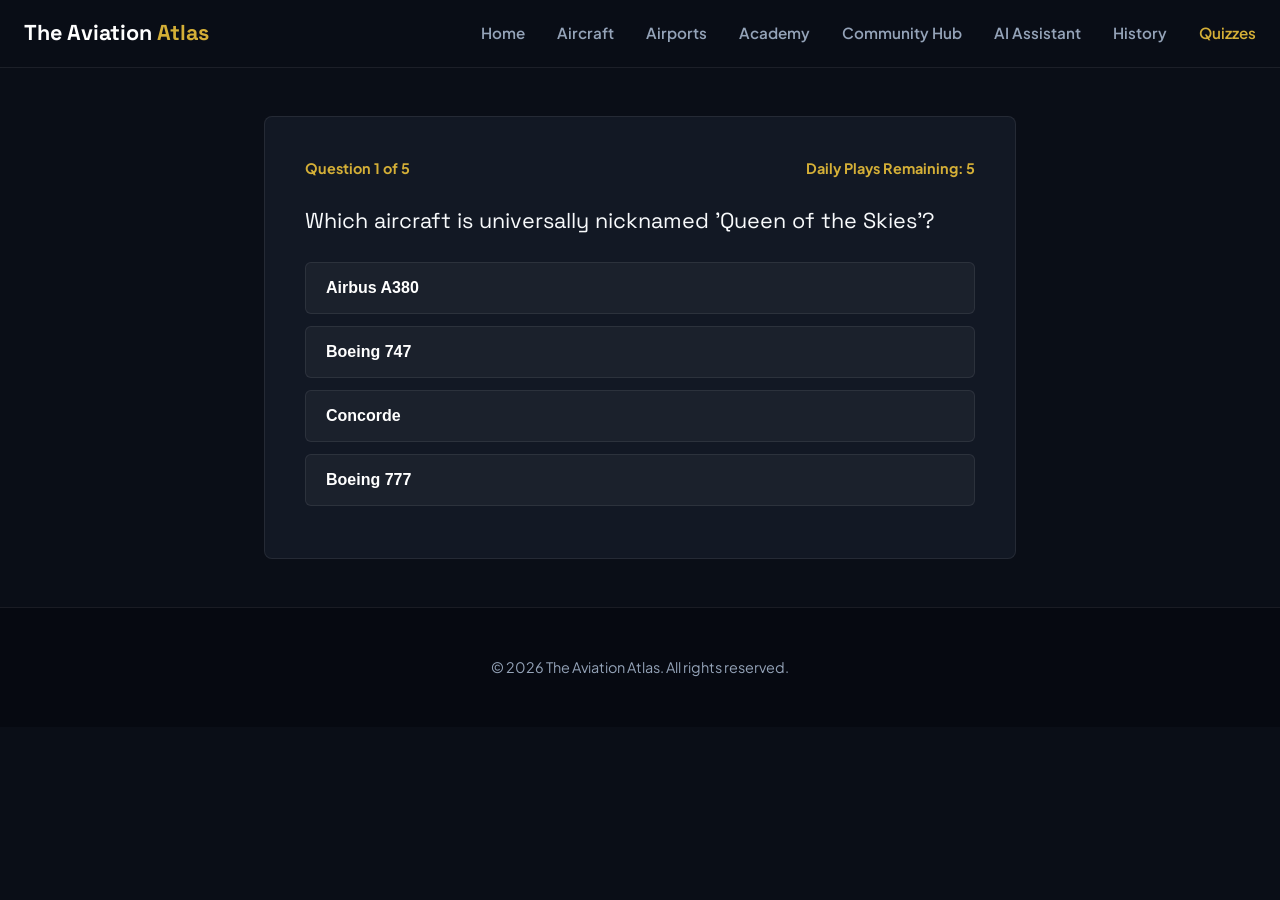
<file: games.html>
<!DOCTYPE html>
<html lang="en">
<head>
  <meta charset="UTF-8">
  <meta name="viewport" content="width=device-width, initial-scale=1.0">
  <title>Spotter Quizzes & Games | The Aviation Atlas</title>
  <link rel="preconnect" href="https://fonts.googleapis.com">
  <link rel="preconnect" href="https://fonts.gstatic.com" crossorigin>
  <link href="https://fonts.googleapis.com/css2?family=Plus+Jakarta+Sans:wght@400;500;600;700;800&family=Space+Grotesk:wght@600;700&display=swap" rel="stylesheet">
  <link rel="stylesheet" href="styles.css">
  <style>
    .page-header { padding: 4rem 1.5rem 2.5rem; background: var(--bg-card); border-bottom: 1px solid var(--border-subtle); text-align: center; }
    .page-header h1 { font-family: var(--font-heading); font-size: clamp(2.2rem, 4vw, 3rem); margin-bottom: 0.75rem; }
    .page-header p { color: var(--text-muted); max-width: 600px; margin: 0 auto; font-size: 1.05rem; }
    .container { max-width: 800px; margin: 0 auto; padding: 3rem 1.5rem; }
    
    .quiz-card { background: var(--bg-card); border: 1px solid var(--border-subtle); border-radius: 8px; padding: 2.5rem; }
    .stat-bar { display: flex; justify-content: space-between; margin-bottom: 1.5rem; font-size: 0.9rem; color: var(--accent-gold); font-weight: 700; }
    .question-title { font-family: var(--font-heading); font-size: 1.35rem; margin-bottom: 1.5rem; }
    .quiz-btn { display: block; width: 100%; padding: 1rem 1.25rem; margin: 0.75rem 0; background: rgba(255, 255, 255, 0.04); border: 1px solid var(--border-subtle); border-radius: 6px; color: #fff; text-align: left; font-size: 1rem; font-weight: 600; cursor: pointer; transition: all 0.2s; }
    .quiz-btn:hover { border-color: var(--accent-gold); background: rgba(212, 175, 55, 0.05); }
    .quiz-limit-notice { background: rgba(212, 175, 55, 0.1); border: 1px solid var(--accent-gold); padding: 1.5rem; border-radius: 6px; text-align: center; }
  </style>
</head>
<body>

  <header>
    <div class="nav-container">
      <a href="index.html" class="logo">The Aviation <span>Atlas</span></a>
      <button class="mobile-menu-btn" onclick="toggleMenu()">☰</button>
      <ul class="nav-links" id="navLinks">
        <li><a href="index.html">Home</a></li>
        <li><a href="aircraft.html">Aircraft</a></li>
        <li><a href="airports.html">Airports</a></li>
        <li><a href="knowledge.html">Academy</a></li>
        <li><a href="community.html">Community Hub</a></li>
        <li><a href="assistant.html">AI Assistant</a></li>
        <li><a href="history.html">History</a></li>
        <li><a href="games.html" class="active">Quizzes</a></li>
      </ul>
    </div>
  </header>

  <main class="container">
    <div class="quiz-card" id="quizContainer">
      <!-- Dynamic Quiz or Limit Notice -->
    </div>
  </main>

  <footer>
    <p>&copy; 2026 The Aviation Atlas. All rights reserved.</p>
  </footer>

  <script>
    function toggleMenu() { document.getElementById('navLinks').classList.toggle('open'); }

    const QUESTIONS = [
      { q: "Which aircraft is universally nicknamed 'Queen of the Skies'?", options: ["Airbus A380", "Boeing 747", "Concorde", "Boeing 777"], correct: 1 },
      { q: "What is the IATA code for London Heathrow Airport?", options: ["LGW", "LHR", "STN", "LCY"], correct: 1 },
      { q: "At what cruising speed did Concorde typically operate across the Atlantic?", options: ["Mach 0.85", "Mach 1.2", "Mach 2.04", "Mach 3.5"], correct: 2 },
      { q: "Which transponder squawk code indicates a general in-flight emergency?", options: ["7500", "7600", "7700", "1200"], correct: 2 },
      { q: "What does ETOPS stand for in modern twin-engine commercial operations?", options: ["Extended-range Twin-engine Operational Performance Standards", "Engine Turbine Overheat Protection System", "External Traffic Observation Position Sensor", "Emergency Takeoff Procedure Standard"], correct: 0 }
    ];

    let currentQ = 0;
    let score = 0;

    function checkDailyLimit() {
      let today = new Date().toDateString();
      let record = JSON.parse(localStorage.getItem('atlas_game_limit') || '{"date":"","count":0}');
      
      if (record.date !== today) {
        record = { date: today, count: 0 };
        localStorage.setItem('atlas_game_limit', JSON.stringify(record));
      }
      return record;
    }

    function incrementLimit() {
      let today = new Date().toDateString();
      let record = JSON.parse(localStorage.getItem('atlas_game_limit') || '{"date":"","count":0}');
      record.count += 1;
      localStorage.setItem('atlas_game_limit', JSON.stringify(record));
    }

    function renderGame() {
      const limit = checkDailyLimit();
      const box = document.getElementById('quizContainer');

      if (limit.count >= 5) {
        box.innerHTML = `
          <div class="quiz-limit-notice">
            <h3 style="font-family: var(--font-heading); color: var(--accent-gold); margin-bottom: 0.5rem;">Daily Quiz Limit Reached</h3>
            <p style="color: var(--text-muted);">You have completed your 5 daily spotter challenge sessions. Come back tomorrow for new questions and score tracking!</p>
          </div>
        `;
        return;
      }

      if (currentQ >= QUESTIONS.length) {
        incrementLimit();
        box.innerHTML = `
          <div style="text-align: center;">
            <h2 style="font-family: var(--font-heading); margin-bottom: 1rem;">Quiz Completed!</h2>
            <p style="font-size: 1.2rem; color: var(--accent-gold); margin-bottom: 1.5rem;">Your Score: ${score} / ${QUESTIONS.length}</p>
            <button class="btn btn-primary" onclick="currentQ=0; score=0; renderGame();">Play Again</button>
          </div>
        `;
        return;
      }

      const item = QUESTIONS[currentQ];
      box.innerHTML = `
        <div class="stat-bar">
          <span>Question ${currentQ + 1} of ${QUESTIONS.length}</span>
          <span>Daily Plays Remaining: ${5 - limit.count}</span>
        </div>
        <div class="question-title">${item.q}</div>
        ${item.options.map((opt, i) => `
          <button class="quiz-btn" onclick="answer(${i}, ${item.correct})">${opt}</button>
        `).join('')}
      `;
    }

    function answer(selected, correct) {
      if (selected === correct) score++;
      currentQ++;
      renderGame();
    }

    renderGame();
  </script>
</body>
</html>
</file>
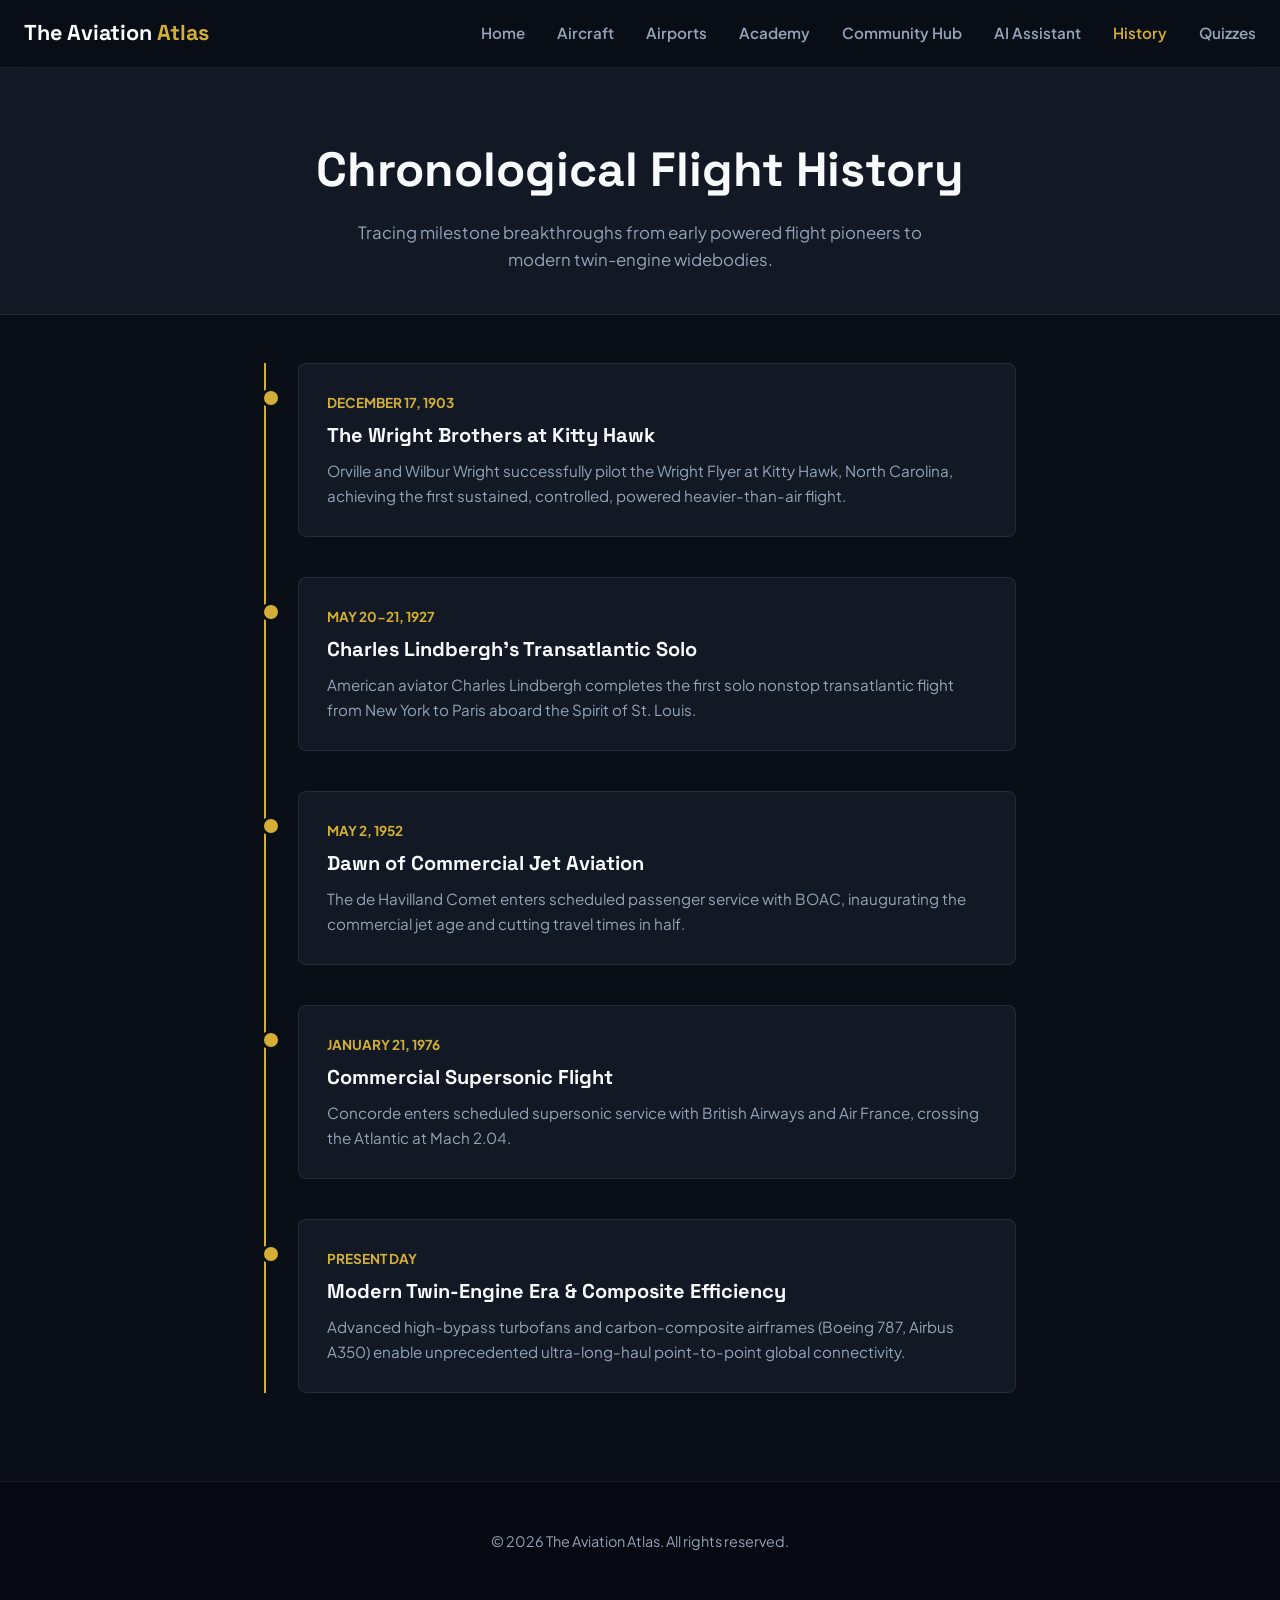
<file: history.html>
<!DOCTYPE html>
<html lang="en">
<head>
  <meta charset="UTF-8">
  <meta name="viewport" content="width=device-width, initial-scale=1.0">
  <title>Aviation History Timeline | The Aviation Atlas</title>
  <link rel="preconnect" href="https://fonts.googleapis.com">
  <link rel="preconnect" href="https://fonts.gstatic.com" crossorigin>
  <link href="https://fonts.googleapis.com/css2?family=Plus+Jakarta+Sans:wght@400;500;600;700;800&family=Space+Grotesk:wght@600;700&display=swap" rel="stylesheet">
  <link rel="stylesheet" href="styles.css">
  <style>
    .page-header { padding: 4rem 1.5rem 2.5rem; background: var(--bg-card); border-bottom: 1px solid var(--border-subtle); text-align: center; }
    .page-header h1 { font-family: var(--font-heading); font-size: clamp(2.2rem, 4vw, 3rem); margin-bottom: 0.75rem; }
    .page-header p { color: var(--text-muted); max-width: 600px; margin: 0 auto; font-size: 1.05rem; }
    .container { max-width: 800px; margin: 0 auto; padding: 3rem 1.5rem; }
    
    .timeline { position: relative; padding-left: 2rem; border-left: 2px solid var(--accent-gold); }
    .timeline-item { position: relative; margin-bottom: 2.5rem; background: var(--bg-card); border: 1px solid var(--border-subtle); padding: 1.75rem; border-radius: 8px; }
    .timeline-item::before { content: ''; position: absolute; left: -2.35rem; top: 1.5rem; width: 14px; height: 14px; background: var(--accent-gold); border-radius: 50%; border: 3px solid var(--bg-dark); }
    .timeline-year { color: var(--accent-gold); font-weight: 700; font-size: 0.85rem; text-transform: uppercase; margin-bottom: 0.35rem; display: block; }
    .timeline-item h3 { font-family: var(--font-heading); font-size: 1.25rem; margin-bottom: 0.5rem; }
    .timeline-item p { color: var(--text-muted); font-size: 0.95rem; }
  </style>
</head>
<body>

  <header>
    <div class="nav-container">
      <a href="index.html" class="logo">The Aviation <span>Atlas</span></a>
      <button class="mobile-menu-btn" onclick="toggleMenu()">☰</button>
      <ul class="nav-links" id="navLinks">
        <li><a href="index.html">Home</a></li>
        <li><a href="aircraft.html">Aircraft</a></li>
        <li><a href="airports.html">Airports</a></li>
        <li><a href="knowledge.html">Academy</a></li>
        <li><a href="community.html">Community Hub</a></li>
        <li><a href="assistant.html">AI Assistant</a></li>
        <li><a href="history.html" class="active">History</a></li>
        <li><a href="games.html">Quizzes</a></li>
      </ul>
    </div>
  </header>

  <section class="page-header">
    <h1>Chronological Flight History</h1>
    <p>Tracing milestone breakthroughs from early powered flight pioneers to modern twin-engine widebodies.</p>
  </section>

  <main class="container">
    <div class="timeline">
      <div class="timeline-item">
        <span class="timeline-year">December 17, 1903</span>
        <h3>The Wright Brothers at Kitty Hawk</h3>
        <p>Orville and Wilbur Wright successfully pilot the Wright Flyer at Kitty Hawk, North Carolina, achieving the first sustained, controlled, powered heavier-than-air flight.</p>
      </div>

      <div class="timeline-item">
        <span class="timeline-year">May 20-21, 1927</span>
        <h3>Charles Lindbergh's Transatlantic Solo</h3>
        <p>American aviator Charles Lindbergh completes the first solo nonstop transatlantic flight from New York to Paris aboard the Spirit of St. Louis.</p>
      </div>

      <div class="timeline-item">
        <span class="timeline-year">May 2, 1952</span>
        <h3>Dawn of Commercial Jet Aviation</h3>
        <p>The de Havilland Comet enters scheduled passenger service with BOAC, inaugurating the commercial jet age and cutting travel times in half.</p>
      </div>

      <div class="timeline-item">
        <span class="timeline-year">January 21, 1976</span>
        <h3>Commercial Supersonic Flight</h3>
        <p>Concorde enters scheduled supersonic service with British Airways and Air France, crossing the Atlantic at Mach 2.04.</p>
      </div>

      <div class="timeline-item">
        <span class="timeline-year">Present Day</span>
        <h3>Modern Twin-Engine Era & Composite Efficiency</h3>
        <p>Advanced high-bypass turbofans and carbon-composite airframes (Boeing 787, Airbus A350) enable unprecedented ultra-long-haul point-to-point global connectivity.</p>
      </div>
    </div>
  </main>

  <footer>
    <p>&copy; 2026 The Aviation Atlas. All rights reserved.</p>
  </footer>

  <script>
    function toggleMenu() { document.getElementById('navLinks').classList.toggle('open'); }
  </script>
</body>
</html>
</file>
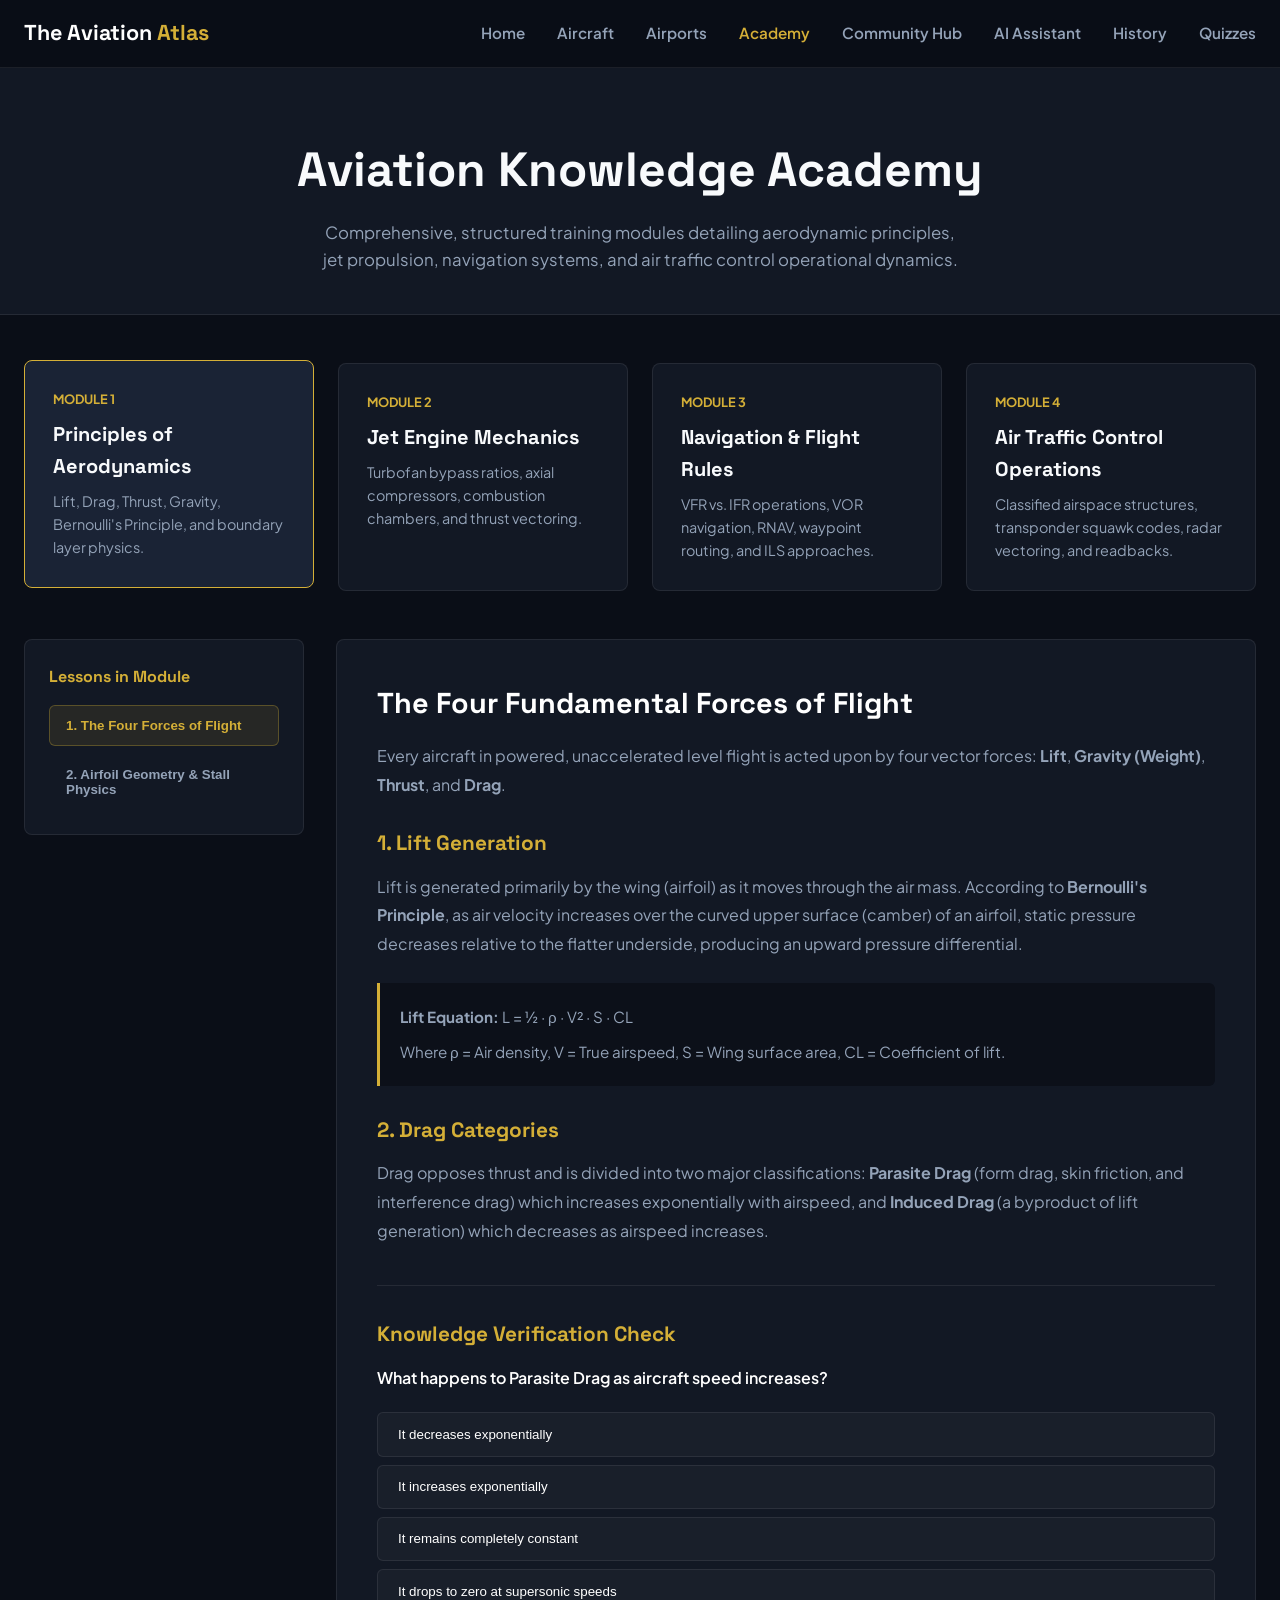
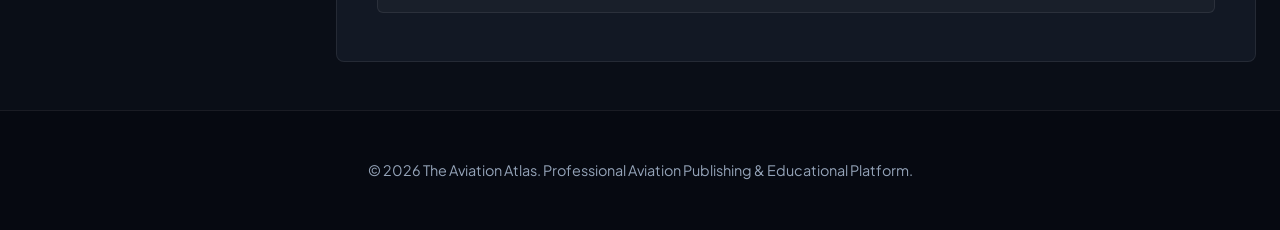
<file: knowledge.html>
<!DOCTYPE html>
<html lang="en">
<head>
  <meta charset="UTF-8">
  <meta name="viewport" content="width=device-width, initial-scale=1.0">
  <title>Aviation Academy | The Aviation Atlas</title>
  <link rel="preconnect" href="https://fonts.googleapis.com">
  <link rel="preconnect" href="https://fonts.gstatic.com" crossorigin>
  <link href="https://fonts.googleapis.com/css2?family=Plus+Jakarta+Sans:wght@400;500;600;700;800&family=Space+Grotesk:wght@600;700&display=swap" rel="stylesheet">
  <link rel="stylesheet" href="styles.css">
  <style>
    .page-header { padding: 4rem 1.5rem 2.5rem; background: var(--bg-card); border-bottom: 1px solid var(--border-subtle); text-align: center; }
    .page-header h1 { font-family: var(--font-heading); font-size: clamp(2.2rem, 4vw, 3rem); margin-bottom: 0.75rem; }
    .page-header p { color: var(--text-muted); max-width: 650px; margin: 0 auto; font-size: 1.05rem; }
    .container { max-width: var(--max-width); margin: 0 auto; padding: 3rem 1.5rem; }

    .module-grid { display: grid; grid-template-columns: repeat(auto-fit, minmax(280px, 1fr)); gap: 1.5rem; margin-bottom: 3rem; }
    .module-card { background: var(--bg-card); border: 1px solid var(--border-subtle); border-radius: 8px; padding: 1.75rem; cursor: pointer; transition: all 0.25s ease; }
    .module-card:hover, .module-card.active { border-color: var(--accent-gold); background: var(--bg-card-hover); transform: translateY(-3px); }
    .module-badge { color: var(--accent-gold); font-size: 0.8rem; font-weight: 700; text-transform: uppercase; margin-bottom: 0.5rem; display: block; }
    .module-card h3 { font-family: var(--font-heading); font-size: 1.25rem; margin-bottom: 0.5rem; }
    .module-card p { color: var(--text-muted); font-size: 0.9rem; }

    .academy-layout { display: grid; grid-template-columns: 280px 1fr; gap: 2rem; }
    @media (max-width: 900px) { .academy-layout { grid-template-columns: 1fr; } }

    .lesson-sidebar { background: var(--bg-card); border: 1px solid var(--border-subtle); border-radius: 8px; padding: 1.5rem; height: fit-content; }
    .lesson-sidebar h4 { font-family: var(--font-heading); margin-bottom: 1rem; color: var(--accent-gold); }
    .lesson-nav-list { list-style: none; display: flex; flex-direction: column; gap: 0.5rem; }
    .lesson-nav-btn { width: 100%; text-align: left; background: none; border: 1px solid transparent; color: var(--text-muted); padding: 0.75rem 1rem; border-radius: 6px; font-weight: 600; cursor: pointer; transition: all 0.2s ease; }
    .lesson-nav-btn:hover, .lesson-nav-btn.active { background: rgba(212, 175, 55, 0.1); color: var(--accent-gold); border-color: rgba(212, 175, 55, 0.3); }

    .lesson-content-box { background: var(--bg-card); border: 1px solid var(--border-subtle); border-radius: 8px; padding: 2.5rem; }
    .lesson-content-box h2 { font-family: var(--font-heading); font-size: 1.8rem; margin-bottom: 1rem; color: #fff; }
    .lesson-content-box p { color: var(--text-muted); line-height: 1.8; margin-bottom: 1.25rem; font-size: 1rem; }
    .lesson-content-box h3 { font-family: var(--font-heading); color: var(--accent-gold); margin: 1.75rem 0 0.75rem; font-size: 1.3rem; }
    
    .tech-spec-box { background: rgba(10, 14, 23, 0.8); border-left: 3px solid var(--accent-gold); padding: 1.25rem; margin: 1.5rem 0; border-radius: 0 6px 6px 0; }
    .tech-spec-box p { margin: 0; font-size: 0.95rem; }

    .quiz-box { margin-top: 2.5rem; padding-top: 2rem; border-top: 1px solid var(--border-subtle); }
    .quiz-option { display: block; width: 100%; padding: 0.85rem 1.25rem; margin: 0.5rem 0; background: rgba(255, 255, 255, 0.03); border: 1px solid var(--border-subtle); border-radius: 6px; color: #fff; text-align: left; cursor: pointer; transition: all 0.2s; }
    .quiz-option:hover { border-color: var(--accent-gold); background: rgba(212, 175, 55, 0.05); }
    .quiz-feedback { margin-top: 1rem; font-weight: 700; display: none; }
  </style>
</head>
<body>

  <header>
    <div class="nav-container">
      <a href="index.html" class="logo">The Aviation <span>Atlas</span></a>
      <button class="mobile-menu-btn" onclick="toggleMenu()">☰</button>
      <ul class="nav-links" id="navLinks">
        <li><a href="index.html">Home</a></li>
        <li><a href="aircraft.html">Aircraft</a></li>
        <li><a href="airports.html">Airports</a></li>
        <li><a href="knowledge.html" class="active">Academy</a></li>
        <li><a href="community.html">Community Hub</a></li>
        <li><a href="assistant.html">AI Assistant</a></li>
        <li><a href="history.html">History</a></li>
        <li><a href="games.html">Quizzes</a></li>
      </ul>
    </div>
  </header>

  <section class="page-header">
    <h1>Aviation Knowledge Academy</h1>
    <p>Comprehensive, structured training modules detailing aerodynamic principles, jet propulsion, navigation systems, and air traffic control operational dynamics.</p>
  </section>

  <main class="container">
    <div class="module-grid">
      <div class="module-card active" onclick="loadModule(0)">
        <span class="module-badge">Module 1</span>
        <h3>Principles of Aerodynamics</h3>
        <p>Lift, Drag, Thrust, Gravity, Bernoulli's Principle, and boundary layer physics.</p>
      </div>
      <div class="module-card" onclick="loadModule(1)">
        <span class="module-badge">Module 2</span>
        <h3>Jet Engine Mechanics</h3>
        <p>Turbofan bypass ratios, axial compressors, combustion chambers, and thrust vectoring.</p>
      </div>
      <div class="module-card" onclick="loadModule(2)">
        <span class="module-badge">Module 3</span>
        <h3>Navigation & Flight Rules</h3>
        <p>VFR vs. IFR operations, VOR navigation, RNAV, waypoint routing, and ILS approaches.</p>
      </div>
      <div class="module-card" onclick="loadModule(3)">
        <span class="module-badge">Module 4</span>
        <h3>Air Traffic Control Operations</h3>
        <p>Classified airspace structures, transponder squawk codes, radar vectoring, and readbacks.</p>
      </div>
    </div>

    <div class="academy-layout">
      <aside class="lesson-sidebar">
        <h4>Lessons in Module</h4>
        <ul class="lesson-nav-list" id="lessonNav"></ul>
      </aside>

      <article class="lesson-content-box" id="lessonContent">
        <!-- Dynamic content inserted via JavaScript -->
      </article>
    </div>
  </main>

  <footer>
    <p>&copy; 2026 The Aviation Atlas. Professional Aviation Publishing & Educational Platform.</p>
  </footer>

  <script>
    function toggleMenu() { document.getElementById('navLinks').classList.toggle('open'); }

    const MODULES = [
      {
        title: "Principles of Aerodynamics",
        lessons: [
          {
            title: "The Four Forces of Flight",
            content: `
              <h2>The Four Fundamental Forces of Flight</h2>
              <p>Every aircraft in powered, unaccelerated level flight is acted upon by four vector forces: <strong>Lift</strong>, <strong>Gravity (Weight)</strong>, <strong>Thrust</strong>, and <strong>Drag</strong>.</p>
              
              <h3>1. Lift Generation</h3>
              <p>Lift is generated primarily by the wing (airfoil) as it moves through the air mass. According to <strong>Bernoulli's Principle</strong>, as air velocity increases over the curved upper surface (camber) of an airfoil, static pressure decreases relative to the flatter underside, producing an upward pressure differential.</p>

              <div class="tech-spec-box">
                <p><strong>Lift Equation:</strong> L = ½ · ρ · V² · S · CL</p>
                <p style="margin-top:0.5rem; color: var(--text-muted);">Where ρ = Air density, V = True airspeed, S = Wing surface area, CL = Coefficient of lift.</p>
              </div>

              <h3>2. Drag Categories</h3>
              <p>Drag opposes thrust and is divided into two major classifications: <strong>Parasite Drag</strong> (form drag, skin friction, and interference drag) which increases exponentially with airspeed, and <strong>Induced Drag</strong> (a byproduct of lift generation) which decreases as airspeed increases.</p>
            `,
            quiz: {
              question: "What happens to Parasite Drag as aircraft speed increases?",
              options: ["It decreases exponentially", "It increases exponentially", "It remains completely constant", "It drops to zero at supersonic speeds"],
              correct: 1,
              explanation: "Correct! Parasite drag increases with the square of airspeed."
            }
          },
          {
            title: "Airfoil Geometry & Stall Physics",
            content: `
              <h2>Airfoil Geometry and Critical Angle of Attack</h2>
              <p>An airfoil is specifically contoured to maximize lift while minimizing drag. Key geometric components include the <strong>leading edge</strong>, <strong>trailing edge</strong>, <strong>chord line</strong>, and <strong>camber line</strong>.</p>
              
              <h3>Stall Dynamics</h3>
              <p>An aerodynamic stall occurs when the <strong>Angle of Attack (AoA)</strong>—the angle between the wing's chord line and the relative wind—exceeds the <em>Critical Angle of Attack</em> (typically between 14° and 18° depending on airfoil profile). At this boundary, airflow over the upper surface becomes turbulent and separates, resulting in a dramatic loss of lift.</p>
            `,
            quiz: {
              question: "An aerodynamic stall is directly caused by exceeding which parameter?",
              options: ["Maximum Operating Altitude", "Critical Angle of Attack", "Maximum Ramp Weight", "Transonic Speed Limits"],
              correct: 1,
              explanation: "Correct! Exceeding the critical angle of attack causes boundary layer airflow separation, initiating a stall regardless of airspeed."
            }
          }
        ]
      },
      {
        title: "Jet Engine Mechanics",
        lessons: [
          {
            title: "High-Bypass Turbofan Operation",
            content: `
              <h2>High-Bypass Turbofan Powerplants</h2>
              <p>Modern commercial airliners rely on high-bypass turbofan engines due to their extreme propulsive efficiency and reduced noise footprint.</p>
              
              <h3>Bypass Ratio (BPR)</h3>
              <p>Bypass ratio refers to the ratio between the mass flow rate of air drawn through the engine fan that bypasses the core, versus the mass flow rate entering the core compressor and combustion chamber. Modern engines like the GE9X or Trent XWB feature BPRs exceeding 10:1.</p>
            `,
            quiz: {
              question: "What defines a high-bypass ratio in modern turbofan engines?",
              options: ["More air bypasses the core than enters it", "All air passes through the combustion chamber", "Fuel is ignited in the bypass duct", "Exhaust gases operate at Mach 3+"],
              correct: 0,
              explanation: "Correct! High-bypass engines channel the majority of incoming air around the engine core through the outer bypass duct."
            }
          }
        ]
      },
      {
        title: "Navigation & Flight Rules",
        lessons: [
          {
            title: "VFR vs. IFR Flight Rules",
            content: `
              <h2>Visual vs. Instrument Flight Operations</h2>
              <p>Pilots navigate using either <strong>Visual Flight Rules (VFR)</strong> or <strong>Instrument Flight Rules (IFR)</strong> depending on weather conditions and airspace classifications.</p>
            `
          }
        ]
      },
      {
        title: "Air Traffic Control Operations",
        lessons: [
          {
            title: "Airspace Classification & Control Structures",
            content: `
              <h2>Airspace Classification & Control Structures</h2>
              <p>Airspace is categorized globally into distinct classes (Class A through G) to govern aircraft separation, flight rules, and pilot-controller communication requirements.</p>
              
              <h3>Class A Airspace</h3>
              <p>Class A typically extends from <strong>FL180 (Flight Level 180 / 18,000 feet MSL) up to FL600</strong> in the United States and similar high-altitude blocks globally. All operations within Class A must be conducted under Instrument Flight Rules (IFR), and mandatory air traffic clearance and continuous two-way radio communication are required.</p>
            `,
            quiz: {
              question: "What flight rules are strictly required for all aircraft operating within Class A airspace?",
              options: ["Visual Flight Rules (VFR) only", "Instrument Flight Rules (IFR) only", "Any flight rules without a transponder", "Military flight rules only"],
              correct: 1,
              explanation: "Correct! Class A airspace is exclusively reserved for IFR traffic operating under positive radar control."
            }
          }
        ]
      }
    ];

    let currentModuleIdx = 0;
    let currentLessonIdx = 0;

    function loadModule(modIdx) {
      currentModuleIdx = modIdx;
      currentLessonIdx = 0;
      
      const cards = document.querySelectorAll('.module-card');
      cards.forEach((card, idx) => {
        card.classList.toggle('active', idx === modIdx);
      });

      renderLessonNav();
      renderLessonContent();
    }

    function renderLessonNav() {
      const navList = document.getElementById('lessonNav');
      navList.innerHTML = '';
      
      MODULES[currentModuleIdx].lessons.forEach((lesson, idx) => {
        const btn = document.createElement('button');
        btn.className = `lesson-nav-btn ${idx === currentLessonIdx ? 'active' : ''}`;
        btn.textContent = `${idx + 1}. ${lesson.title}`;
        btn.onclick = () => {
          currentLessonIdx = idx;
          renderLessonNav();
          renderLessonContent();
        };
        navList.appendChild(btn);
      });
    }

    function renderLessonContent() {
      const box = document.getElementById('lessonContent');
      const lesson = MODULES[currentModuleIdx].lessons[currentLessonIdx];

      let quizHTML = '';
      if (lesson.quiz) {
        quizHTML = `
          <div class="quiz-box">
            <h3 style="margin-top:0;">Knowledge Verification Check</h3>
            <p style="font-weight: 600; color: #fff;">${lesson.quiz.question}</p>
            ${lesson.quiz.options.map((opt, i) => `
              <button class="quiz-option" onclick="checkAnswer(${i},${lesson.quiz.correct}, '${lesson.quiz.explanation.replace(/'/g, "\\'")}')">${opt}</button>
            `).join('')}
            <div id="quizFeedback" class="quiz-feedback"></div>
          </div>
        `;
      }

      box.innerHTML = lesson.content + quizHTML;
    }

    function checkAnswer(selected, correct, exp) {
      const feedback = document.getElementById('quizFeedback');
      feedback.style.display = 'block';
      if (selected === correct) {
        feedback.style.color = '#10b981';
        feedback.textContent = exp;
      } else {
        feedback.style.color = '#ef4444';
        feedback.textContent = "Incorrect. Review the technical lesson content above and try again.";
      }
    }

    // Initial Load
    loadModule(0);
  </script>
</body>
</html>
</file>
<file: styles.css>
:root {
  --bg-dark: #0a0e17;
  --bg-card: #121824;
  --bg-card-hover: #1a2335;
  --accent-gold: #d4af37;
  --accent-blue: #2563eb;
  --text-main: #f8fafc;
  --text-muted: #94a3b8;
  --border-subtle: rgba(255, 255, 255, 0.08);
  --max-width: 1280px;
  --font-heading: 'Space Grotesk', sans-serif;
  --font-body: 'Plus Jakarta Sans', sans-serif;
}

* { box-sizing: border-box; margin: 0; padding: 0; }

body {
  background-color: var(--bg-dark);
  color: var(--text-main);
  font-family: var(--font-body);
  line-height: 1.6;
  overflow-x: hidden;
}

header {
  position: sticky;
  top: 0;
  z-index: 1000;
  background: rgba(10, 14, 23, 0.92);
  backdrop-filter: blur(12px);
  border-bottom: 1px solid var(--border-subtle);
}

.nav-container {
  max-width: var(--max-width);
  margin: 0 auto;
  padding: 1rem 1.5rem;
  display: flex;
  justify-content: space-between;
  align-items: center;
}

.logo {
  font-family: var(--font-heading);
  font-size: 1.35rem;
  font-weight: 700;
  color: #fff;
  text-decoration: none;
}

.logo span { color: var(--accent-gold); }

.nav-links {
  display: flex;
  gap: 2rem;
  list-style: none;
}

.nav-links a {
  color: var(--text-muted);
  text-decoration: none;
  font-size: 0.95rem;
  font-weight: 600;
  transition: color 0.2s ease;
}

.nav-links a:hover, .nav-links a.active {
  color: var(--accent-gold);
}

.mobile-menu-btn {
  display: none;
  background: none;
  border: none;
  color: #fff;
  font-size: 1.5rem;
  cursor: pointer;
}

.hero {
  position: relative;
  padding: 6rem 1.5rem 5rem;
  background: linear-gradient(180deg, rgba(10, 14, 23, 0.65) 0%, var(--bg-dark) 100%),
              url('https://images.unsplash.com/photo-1540959733332-eab4deabeeaf?auto=format&fit=crop&w=2000&q=80') center/cover no-repeat;
  text-align: center;
  border-bottom: 1px solid var(--border-subtle);
}

.hero-content { max-width: 800px; margin: 0 auto; }

.badge {
  display: inline-block;
  background: rgba(212, 175, 55, 0.15);
  color: var(--accent-gold);
  border: 1px solid rgba(212, 175, 55, 0.3);
  padding: 0.35rem 0.85rem;
  border-radius: 50px;
  font-size: 0.8rem;
  font-weight: 700;
  text-transform: uppercase;
  letter-spacing: 0.08em;
  margin-bottom: 1.25rem;
}

.hero h1 {
  font-family: var(--font-heading);
  font-size: clamp(2.5rem, 5vw, 3.75rem);
  line-height: 1.15;
  margin-bottom: 1.25rem;
  font-weight: 700;
}

.hero p {
  font-size: 1.15rem;
  color: var(--text-muted);
  margin-bottom: 2rem;
  max-width: 650px;
  margin-left: auto;
  margin-right: auto;
}

.hero-buttons { display: flex; gap: 1rem; justify-content: center; flex-wrap: wrap; }

.btn {
  display: inline-block;
  padding: 0.85rem 1.75rem;
  border-radius: 6px;
  font-weight: 700;
  font-size: 0.95rem;
  text-decoration: none;
  transition: all 0.2s ease;
}

.btn-primary { background-color: var(--accent-gold); color: var(--bg-dark); }
.btn-primary:hover { background-color: #e5c158; transform: translateY(-2px); }

.btn-secondary { background-color: rgba(255, 255, 255, 0.05); color: #fff; border: 1px solid var(--border-subtle); }
.btn-secondary:hover { background-color: rgba(255, 255, 255, 0.1); border-color: rgba(255, 255, 255, 0.2); }

.section { max-width: var(--max-width); margin: 0 auto; padding: 4.5rem 1.5rem; }
.section-title-wrap { margin-bottom: 2.5rem; }
.section-title-wrap h2 { font-family: var(--font-heading); font-size: 1.85rem; margin-bottom: 0.5rem; }
.section-title-wrap p { color: var(--text-muted); font-size: 0.95rem; }

.hub-grid { display: grid; grid-template-columns: repeat(auto-fit, minmax(240px, 1fr)); gap: 1.5rem; }

.hub-card {
  background-color: var(--bg-card);
  border: 1px solid var(--border-subtle);
  border-radius: 8px;
  padding: 2rem 1.5rem;
  text-decoration: none;
  color: inherit;
  transition: all 0.25s ease;
  display: flex;
  flex-direction: column;
}

.hub-card:hover {
  background-color: var(--bg-card-hover);
  border-color: var(--accent-gold);
  transform: translateY(-4px);
}

.hub-icon { font-size: 2rem; margin-bottom: 1rem; }
.hub-card h3 { font-family: var(--font-heading); font-size: 1.25rem; margin-bottom: 0.5rem; }
.hub-card p { color: var(--text-muted); font-size: 0.9rem; margin-bottom: 1.5rem; flex-grow: 1; }
.hub-link-text { color: var(--accent-gold); font-weight: 700; font-size: 0.85rem; display: flex; align-items: center; gap: 0.35rem; }

.news-grid { display: grid; grid-template-columns: 2fr 1fr; gap: 2rem; }
@media (max-width: 900px) { .news-grid { grid-template-columns: 1fr; } }

.featured-article { background-color: var(--bg-card); border: 1px solid var(--border-subtle); border-radius: 8px; overflow: hidden; }
.article-img { width: 100%; height: 320px; object-fit: cover; }
.article-body { padding: 2rem; }
.article-meta { font-size: 0.8rem; color: var(--accent-gold); font-weight: 700; text-transform: uppercase; margin-bottom: 0.5rem; }
.article-body h3 { font-family: var(--font-heading); font-size: 1.5rem; margin-bottom: 0.75rem; }
.article-body p { color: var(--text-muted); font-size: 0.95rem; margin-bottom: 1.25rem; }

.news-sidebar { display: flex; flex-direction: column; gap: 1.25rem; }
.news-item { background-color: var(--bg-card); border: 1px solid var(--border-subtle); border-radius: 8px; padding: 1.25rem; }
.news-item h4 { font-size: 1.05rem; margin-bottom: 0.4rem; }
.news-item p { color: var(--text-muted); font-size: 0.85rem; }

footer {
  background-color: #060911;
  border-top: 1px solid var(--border-subtle);
  padding: 3rem 1.5rem;
  text-align: center;
  color: var(--text-muted);
  font-size: 0.9rem;
}

@media (max-width: 768px) {
  .nav-links {
    display: none;
    position: absolute;
    top: 100%;
    left: 0;
    width: 100%;
    background-color: var(--bg-card);
    flex-direction: column;
    padding: 1.5rem;
    border-bottom: 1px solid var(--border-subtle);
  }
  .nav-links.open { display: flex; }
  .mobile-menu-btn { display: block; }
}
</file>
